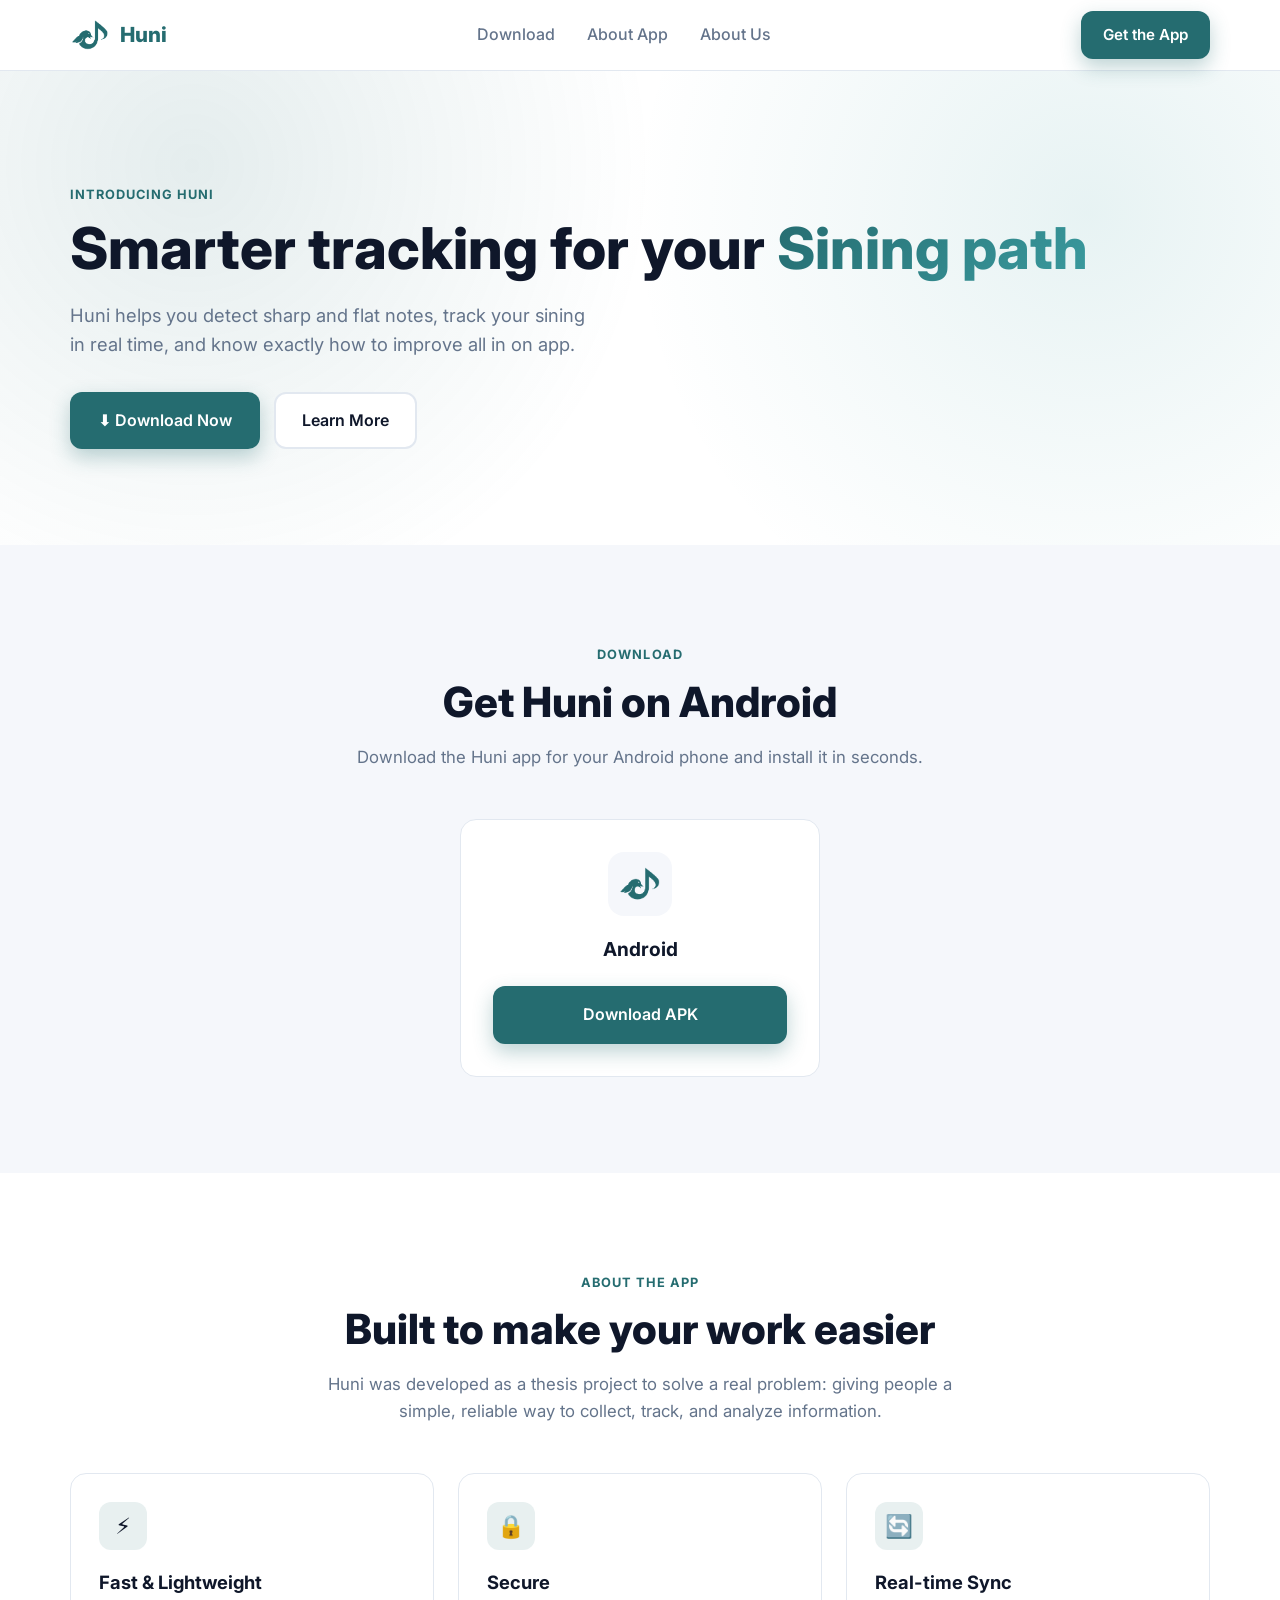
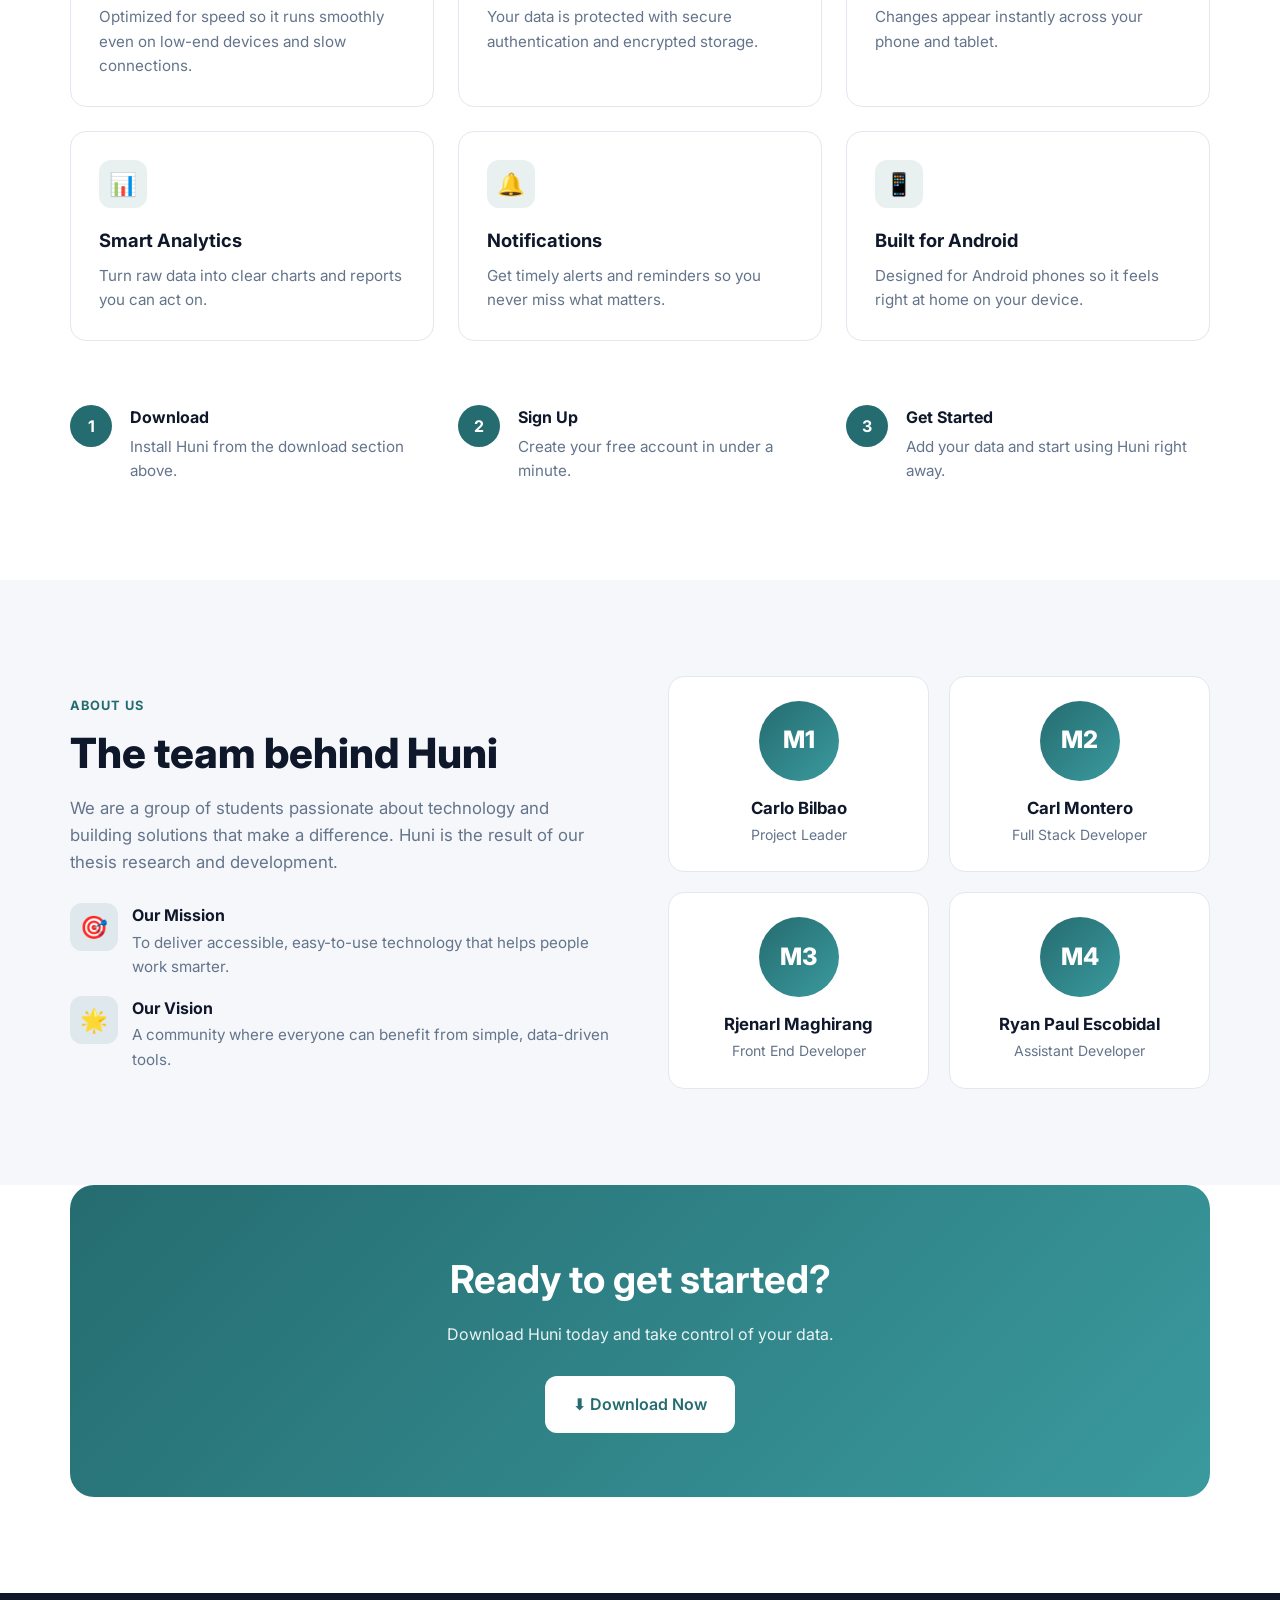
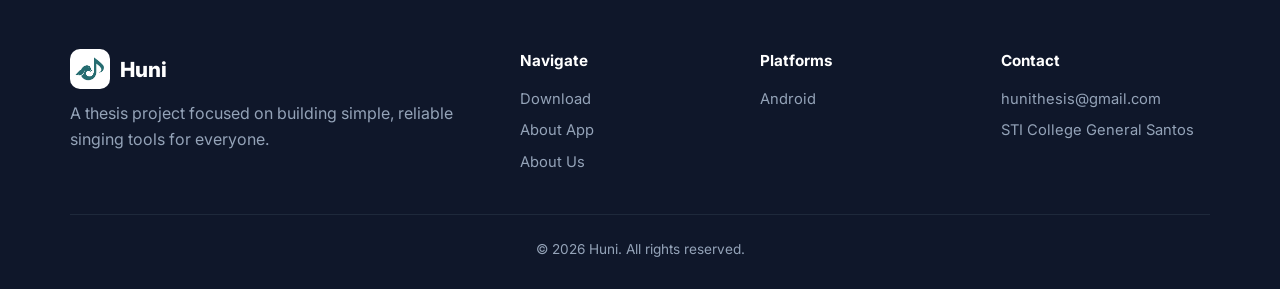
<file: index.html>
<!DOCTYPE html>
<html lang="en">
<head>
  <meta charset="UTF-8">
  <meta name="viewport" content="width=device-width, initial-scale=1.0">
  <title>Huni — Landing Page</title>
  <link rel="preconnect" href="https://fonts.googleapis.com">
  <link href="https://fonts.googleapis.com/css2?family=Inter:wght@400;500;600;700;800&display=swap" rel="stylesheet">
  <link rel="icon" type="image/png" href="assets/huni-logo.png">
  <link rel="stylesheet" href="style.css">
</head>
<body>

  <!-- ===== Navbar ===== -->
  <header>
    <nav class="container nav">
      <a href="#home" class="logo"><img src="assets/huni-logo.png" alt="Huni logo" class="logo-img"> Huni</a>
      <ul class="nav-links" id="navLinks">
        <li><a href="#download">Download</a></li>
        <li><a href="#about-app">About App</a></li>
        <li><a href="#about-us">About Us</a></li>
      </ul>
      <a href="#download" class="btn btn-primary nav-cta">Get the App</a>
      <button class="menu-toggle" id="menuToggle" aria-label="Open menu">&#9776;</button>
    </nav>
  </header>

  <!-- ===== Hero ===== -->
  <section class="hero" id="home">
    <div class="container hero-grid">
      <div>
        <span class="eyebrow">Introducing Huni</span>
        <h1>Smarter tracking for your <span>Sining path</span></h1>
        <p>Huni helps you detect sharp and flat notes, track your sining in real time, and know exactly how to improve all in on app.</p>
        <div class="hero-actions">
          <a href="#download" class="btn btn-primary">&#11015; Download Now</a>
          <a href="#about-app" class="btn btn-outline">Learn More</a>
        </div>
      </div>
    </div>
  </section>

  <!-- ===== Download ===== -->
  <section id="download" class="section-alt">
    <div class="container center">
      <span class="eyebrow">Download</span>
      <h2 class="section-title">Get Huni on Android</h2>
      <p class="section-sub">Download the Huni app for your Android phone and install it in seconds.</p>

      <div class="download-grid">
        <div class="download-card">
          <div class="download-icon"><img src="assets/huni-logo.png" alt="Huni logo"></div>
          <h3>Android</h3>
          <!-- Paste the APK download link inside href="" -->
          <a href="https://srv2160126.hstgr.cloud/" class="btn btn-primary" target="_blank" rel="noopener">Download APK</a>
        </div>
      </div>
    </div>
  </section>

  <!-- ===== About App ===== -->
  <section id="about-app">
    <div class="container">
      <div class="center">
        <span class="eyebrow">About the App</span>
        <h2 class="section-title">Built to make your work easier</h2>
        <p class="section-sub">Huni was developed as a thesis project to solve a real problem: giving people a simple, reliable way to collect, track, and analyze information.</p>
      </div>

      <div class="features">
        <div class="feature">
          <div class="feature-icon">⚡</div>
          <h3>Fast & Lightweight</h3>
          <p>Optimized for speed so it runs smoothly even on low-end devices and slow connections.</p>
        </div>
        <div class="feature">
          <div class="feature-icon">🔒</div>
          <h3>Secure</h3>
          <p>Your data is protected with secure authentication and encrypted storage.</p>
        </div>
        <div class="feature">
          <div class="feature-icon">🔄</div>
          <h3>Real-time Sync</h3>
          <p>Changes appear instantly across your phone and tablet.</p>
        </div>
        <div class="feature">
          <div class="feature-icon">📊</div>
          <h3>Smart Analytics</h3>
          <p>Turn raw data into clear charts and reports you can act on.</p>
        </div>
        <div class="feature">
          <div class="feature-icon">🔔</div>
          <h3>Notifications</h3>
          <p>Get timely alerts and reminders so you never miss what matters.</p>
        </div>
        <div class="feature">
          <div class="feature-icon">📱</div>
          <h3>Built for Android</h3>
          <p>Designed for Android phones so it feels right at home on your device.</p>
        </div>
      </div>

      <div class="how">
        <div class="step"><h4>Download</h4><p>Install Huni from the download section above.</p></div>
        <div class="step"><h4>Sign Up</h4><p>Create your free account in under a minute.</p></div>
        <div class="step"><h4>Get Started</h4><p>Add your data and start using Huni right away.</p></div>
      </div>
    </div>
  </section>

  <!-- ===== About Us ===== -->
  <section id="about-us" class="section-alt">
    <div class="container about-us-grid">
      <div>
        <span class="eyebrow">About Us</span>
        <h2 class="section-title">The team behind Huni</h2>
        <p class="section-sub">We are a group of students passionate about technology and building solutions that make a difference. Huni is the result of our thesis research and development.</p>

        <div class="mission-box">
          <div class="mission-item">
            <div class="feature-icon">🎯</div>
            <div><h4>Our Mission</h4><p>To deliver accessible, easy-to-use technology that helps people work smarter.</p></div>
          </div>
          <div class="mission-item">
            <div class="feature-icon">🌟</div>
            <div><h4>Our Vision</h4><p>A community where everyone can benefit from simple, data-driven tools.</p></div>
          </div>
        </div>
      </div>

      <div class="team">
        <div class="member"><div class="avatar">M1</div><h4>Carlo Bilbao</h4><span>Project Leader</span></div>
        <div class="member"><div class="avatar">M2</div><h4>Carl Montero</h4><span>Full Stack Developer</span></div>
        <div class="member"><div class="avatar">M3</div><h4>Rjenarl Maghirang</h4><span>Front End Developer</span></div>
        <div class="member"><div class="avatar">M4</div><h4>Ryan Paul Escobidal</h4><span>Assistant Developer</span></div>
      </div>
    </div>
  </section>

  <!-- ===== CTA ===== -->
  <section class="cta-section">
    <div class="container">
      <div class="cta">
        <h2>Ready to get started?</h2>
        <p>Download Huni today and take control of your data.</p>
        <a href="#download" class="btn">&#11015; Download Now</a>
      </div>
    </div>
  </section>

  <!-- ===== Footer ===== -->
  <footer>
    <div class="container">
      <div class="footer-grid">
        <div>
          <div class="logo"><img src="assets/huni-logo.png" alt="Huni logo" class="logo-img"> Huni</div>
          <p>A thesis project focused on building simple, reliable singing tools for everyone.</p>
        </div>
        <div>
          <h5>Navigate</h5>
          <ul>
            <li><a href="#download">Download</a></li>
            <li><a href="#about-app">About App</a></li>
            <li><a href="#about-us">About Us</a></li>
          </ul>
        </div>
        <div>
          <h5>Platforms</h5>
          <ul>
            <li><a href="#download">Android</a></li>
          </ul>
        </div>
        <div>
          <h5>Contact</h5>
          <ul>
            <li>hunithesis@gmail.com</li>
            <li>STI College General Santos</li>
          </ul>
        </div>
      </div>
      <div class="footer-bottom">&copy; <span id="year"></span> Huni. All rights reserved.</div>
    </div>
  </footer>

  <script src="script.js"></script>
</body>
</html>
</file>
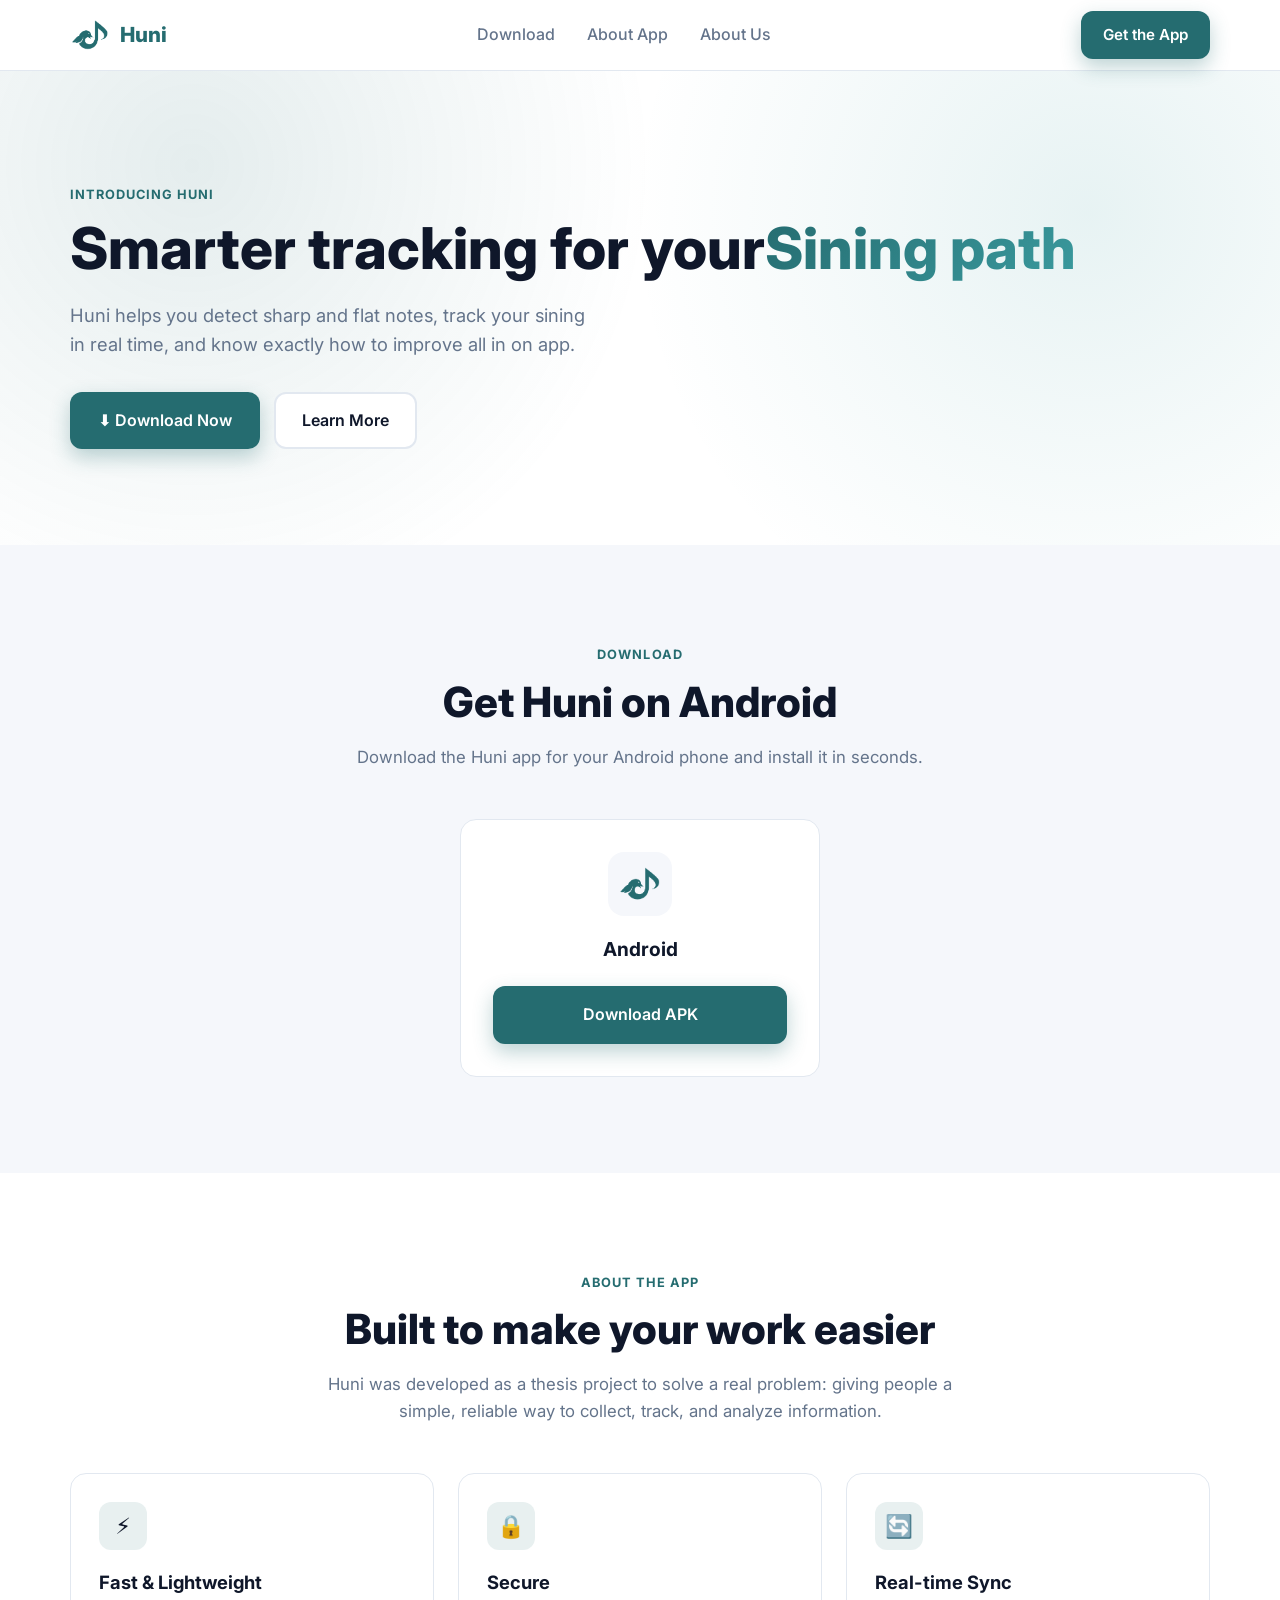
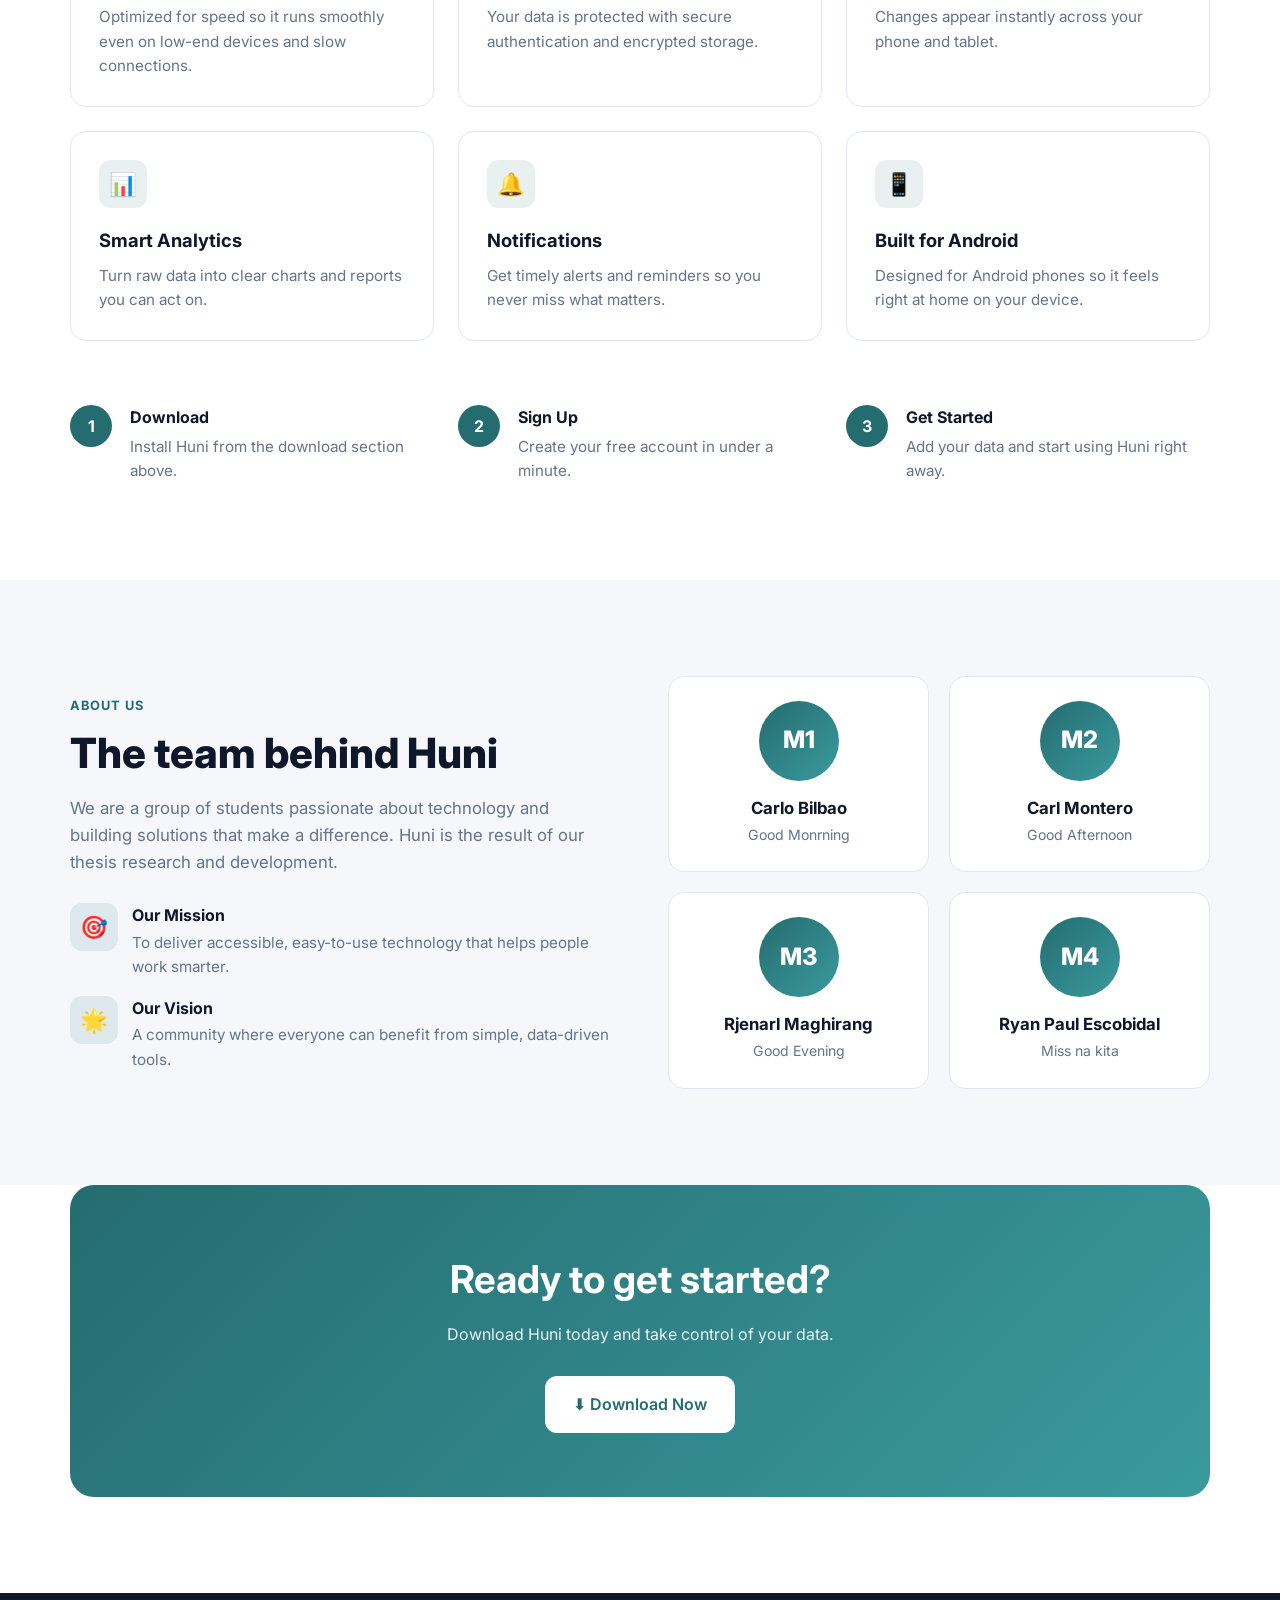
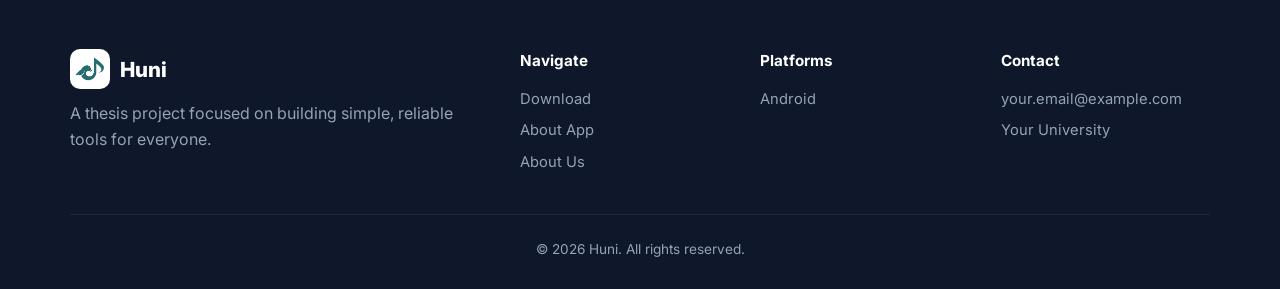
<file: HuniLandingPage.html>
<!DOCTYPE html>
<html lang="en">
<head>
  <meta charset="UTF-8">
  <meta name="viewport" content="width=device-width, initial-scale=1.0">
  <title>Huni — Landing Page</title>
  <link rel="preconnect" href="https://fonts.googleapis.com">
  <link href="https://fonts.googleapis.com/css2?family=Inter:wght@400;500;600;700;800&display=swap" rel="stylesheet">
  <link rel="icon" type="image/png" href="assets/huni-logo.png">
  <link rel="stylesheet" href="style.css">
</head>
<body>

  <!-- ===== Navbar ===== -->
  <header>
    <nav class="container nav">
      <a href="#home" class="logo"><img src="assets/huni-logo.png" alt="Huni logo" class="logo-img"> Huni</a>
      <ul class="nav-links" id="navLinks">
        <li><a href="#download">Download</a></li>
        <li><a href="#about-app">About App</a></li>
        <li><a href="#about-us">About Us</a></li>
      </ul>
      <a href="#download" class="btn btn-primary nav-cta">Get the App</a>
      <button class="menu-toggle" id="menuToggle" aria-label="Open menu">&#9776;</button>
    </nav>
  </header>

  <!-- ===== Hero ===== -->
  <section class="hero" id="home">
    <div class="container hero-grid">
      <div>
        <span class="eyebrow">Introducing Huni</span>
        <h1>Smarter tracking for your<span>Sining path</span></h1>
        <p>Huni helps you detect sharp and flat notes, track your sining in real time, and know exactly how to improve all in on app.</p>
        <div class="hero-actions">
          <a href="#download" class="btn btn-primary">&#11015; Download Now</a>
          <a href="#about-app" class="btn btn-outline">Learn More</a>
        </div>
      </div>
    </div>
  </section>

  <!-- ===== Download ===== -->
  <section id="download" class="section-alt">
    <div class="container center">
      <span class="eyebrow">Download</span>
      <h2 class="section-title">Get Huni on Android</h2>
      <p class="section-sub">Download the Huni app for your Android phone and install it in seconds.</p>

      <div class="download-grid">
        <div class="download-card">
          <div class="download-icon"><img src="assets/huni-logo.png" alt="Huni logo"></div>
          <h3>Android</h3>
          <!-- Paste the APK download link inside href="" -->
          <a href="https://drive.google.com/file/d/1l4XQp7Bc0r_-nipQZax72p6Qy_EhA30R/view?usp=sharing" class="btn btn-primary" target="_blank" rel="noopener">Download APK</a>
        </div>
      </div>
    </div>
  </section>

  <!-- ===== About App ===== -->
  <section id="about-app">
    <div class="container">
      <div class="center">
        <span class="eyebrow">About the App</span>
        <h2 class="section-title">Built to make your work easier</h2>
        <p class="section-sub">Huni was developed as a thesis project to solve a real problem: giving people a simple, reliable way to collect, track, and analyze information.</p>
      </div>

      <div class="features">
        <div class="feature">
          <div class="feature-icon">⚡</div>
          <h3>Fast & Lightweight</h3>
          <p>Optimized for speed so it runs smoothly even on low-end devices and slow connections.</p>
        </div>
        <div class="feature">
          <div class="feature-icon">🔒</div>
          <h3>Secure</h3>
          <p>Your data is protected with secure authentication and encrypted storage.</p>
        </div>
        <div class="feature">
          <div class="feature-icon">🔄</div>
          <h3>Real-time Sync</h3>
          <p>Changes appear instantly across your phone and tablet.</p>
        </div>
        <div class="feature">
          <div class="feature-icon">📊</div>
          <h3>Smart Analytics</h3>
          <p>Turn raw data into clear charts and reports you can act on.</p>
        </div>
        <div class="feature">
          <div class="feature-icon">🔔</div>
          <h3>Notifications</h3>
          <p>Get timely alerts and reminders so you never miss what matters.</p>
        </div>
        <div class="feature">
          <div class="feature-icon">📱</div>
          <h3>Built for Android</h3>
          <p>Designed for Android phones so it feels right at home on your device.</p>
        </div>
      </div>

      <div class="how">
        <div class="step"><h4>Download</h4><p>Install Huni from the download section above.</p></div>
        <div class="step"><h4>Sign Up</h4><p>Create your free account in under a minute.</p></div>
        <div class="step"><h4>Get Started</h4><p>Add your data and start using Huni right away.</p></div>
      </div>
    </div>
  </section>

  <!-- ===== About Us ===== -->
  <section id="about-us" class="section-alt">
    <div class="container about-us-grid">
      <div>
        <span class="eyebrow">About Us</span>
        <h2 class="section-title">The team behind Huni</h2>
        <p class="section-sub">We are a group of students passionate about technology and building solutions that make a difference. Huni is the result of our thesis research and development.</p>

        <div class="mission-box">
          <div class="mission-item">
            <div class="feature-icon">🎯</div>
            <div><h4>Our Mission</h4><p>To deliver accessible, easy-to-use technology that helps people work smarter.</p></div>
          </div>
          <div class="mission-item">
            <div class="feature-icon">🌟</div>
            <div><h4>Our Vision</h4><p>A community where everyone can benefit from simple, data-driven tools.</p></div>
          </div>
        </div>
      </div>

      <div class="team">
        <div class="member"><div class="avatar">M1</div><h4>Carlo Bilbao</h4><span>Good Monrning</span></div>
        <div class="member"><div class="avatar">M2</div><h4>Carl Montero</h4><span>Good Afternoon</span></div>
        <div class="member"><div class="avatar">M3</div><h4>Rjenarl Maghirang</h4><span>Good Evening</span></div>
        <div class="member"><div class="avatar">M4</div><h4>Ryan Paul Escobidal</h4><span>Miss na kita</span></div>
      </div>
    </div>
  </section>

  <!-- ===== CTA ===== -->
  <section class="cta-section">
    <div class="container">
      <div class="cta">
        <h2>Ready to get started?</h2>
        <p>Download Huni today and take control of your data.</p>
        <a href="#download" class="btn">&#11015; Download Now</a>
      </div>
    </div>
  </section>

  <!-- ===== Footer ===== -->
  <footer>
    <div class="container">
      <div class="footer-grid">
        <div>
          <div class="logo"><img src="assets/huni-logo.png" alt="Huni logo" class="logo-img"> Huni</div>
          <p>A thesis project focused on building simple, reliable tools for everyone.</p>
        </div>
        <div>
          <h5>Navigate</h5>
          <ul>
            <li><a href="#download">Download</a></li>
            <li><a href="#about-app">About App</a></li>
            <li><a href="#about-us">About Us</a></li>
          </ul>
        </div>
        <div>
          <h5>Platforms</h5>
          <ul>
            <li><a href="#download">Android</a></li>
          </ul>
        </div>
        <div>
          <h5>Contact</h5>
          <ul>
            <li>your.email@example.com</li>
            <li>Your University</li>
          </ul>
        </div>
      </div>
      <div class="footer-bottom">&copy; <span id="year"></span> Huni. All rights reserved.</div>
    </div>
  </footer>

  <script src="script.js"></script>
</body>
</html>
</file>
<file: style.css>
:root {
  --primary: #256c70;
  --primary-dark: #1b5154;
  --accent: #3a9a9e;
  --bg: #ffffff;
  --bg-alt: #f5f7fb;
  --text: #0f172a;
  --muted: #64748b;
  --border: #e2e8f0;
  --card: #ffffff;
  --radius: 16px;
  --shadow: 0 10px 30px rgba(15, 23, 42, 0.08);
}

* { margin: 0; padding: 0; box-sizing: border-box; }
html { scroll-behavior: smooth; }
body {
  font-family: "Inter", system-ui, -apple-system, sans-serif;
  color: var(--text);
  background: var(--bg);
  line-height: 1.6;
}
a { color: inherit; text-decoration: none; }
img { max-width: 100%; display: block; }

.container { width: min(1140px, 100% - 32px); margin-inline: auto; }
section { padding: 96px 0; }
.section-alt { background: var(--bg-alt); }

.eyebrow {
  display: inline-block;
  font-size: 0.8rem;
  font-weight: 700;
  letter-spacing: 0.08em;
  text-transform: uppercase;
  color: var(--primary);
  margin-bottom: 12px;
}
.section-title { font-size: clamp(1.8rem, 3.5vw, 2.6rem); font-weight: 800; line-height: 1.2; margin-bottom: 16px; }
.section-sub { color: var(--muted); max-width: 640px; font-size: 1.05rem; }
.center { text-align: center; }
.center .section-sub { margin-inline: auto; }

.btn {
  display: inline-flex; align-items: center; gap: 10px;
  padding: 14px 26px; border-radius: 12px;
  font-weight: 600; font-size: 1rem;
  border: 2px solid transparent; cursor: pointer;
  transition: transform .15s ease, background .2s ease, box-shadow .2s ease;
}
.btn:hover { transform: translateY(-2px); }
.btn-primary { background: var(--primary); color: #fff; box-shadow: 0 8px 20px rgba(37, 108, 112, .3); }
.btn-primary:hover { background: var(--primary-dark); }
.btn-outline { border-color: var(--border); background: #fff; }
.btn-outline:hover { border-color: var(--primary); color: var(--primary); }

/* ---------- Navbar ---------- */
header {
  position: sticky; top: 0; z-index: 50;
  background: rgba(255, 255, 255, .85);
  backdrop-filter: blur(12px);
  border-bottom: 1px solid var(--border);
}
.nav { display: flex; align-items: center; justify-content: space-between; height: 70px; }
.logo { display: flex; align-items: center; gap: 10px; font-weight: 800; font-size: 1.3rem; color: var(--primary); }
.logo-img { width: 40px; height: 40px; object-fit: contain; }
.nav-links { display: flex; gap: 32px; list-style: none; }
.nav-links a { font-weight: 500; color: var(--muted); transition: color .2s; }
.nav-links a:hover { color: var(--primary); }
.nav-cta { padding: 10px 20px; font-size: .95rem; }
.menu-toggle { display: none; background: none; border: none; font-size: 1.6rem; cursor: pointer; color: var(--text); }

/* ---------- Hero ---------- */
.hero {
  padding: 110px 0 96px;
  background:
    radial-gradient(circle at 15% 20%, rgba(37, 108, 112, .12), transparent 40%),
    radial-gradient(circle at 85% 30%, rgba(58, 154, 158, .12), transparent 40%);
}
.hero-grid { display: grid; grid-template-columns: 1fr; gap: 56px; align-items: center; }
.hero h1 { font-size: clamp(2.3rem, 5vw, 3.6rem); font-weight: 800; line-height: 1.1; margin-bottom: 20px; }
.hero h1 span {
  background: linear-gradient(135deg, var(--primary), var(--accent));
  -webkit-background-clip: text; background-clip: text; color: transparent;
}
.hero p { font-size: 1.15rem; color: var(--muted); margin-bottom: 32px; max-width: 520px; }
.hero-actions { display: flex; gap: 14px; flex-wrap: wrap; }

/* ---------- Download ---------- */
.download-grid { display: grid; grid-template-columns: minmax(0, 360px); justify-content: center; gap: 24px; margin-top: 48px; }
.download-card {
  background: var(--card); border: 1px solid var(--border); border-radius: var(--radius);
  padding: 32px; text-align: center; transition: box-shadow .2s, transform .2s;
}
.download-card:hover { box-shadow: var(--shadow); transform: translateY(-4px); }
.download-icon {
  width: 64px; height: 64px; margin: 0 auto 18px; border-radius: 16px;
  display: grid; place-items: center;
  background: var(--bg-alt);
}
.download-icon img { width: 44px; height: 44px; object-fit: contain; }
.download-card h3 { font-size: 1.2rem; margin-bottom: 22px; }
.download-card p { color: var(--muted); font-size: .95rem; margin-bottom: 22px; }
.download-card .btn { width: 100%; justify-content: center; }
.download-meta { margin-top: 12px; font-size: .8rem; color: var(--muted); }

/* ---------- About App ---------- */
.features { display: grid; grid-template-columns: repeat(3, 1fr); gap: 24px; margin-top: 48px; }
.feature {
  background: var(--card); border: 1px solid var(--border);
  border-radius: var(--radius); padding: 28px;
}
.feature-icon {
  width: 48px; height: 48px; border-radius: 12px; margin-bottom: 18px;
  display: grid; place-items: center; font-size: 1.4rem;
  background: rgba(37, 108, 112, .1);
}
.feature h3 { font-size: 1.15rem; margin-bottom: 8px; }
.feature p { color: var(--muted); font-size: .95rem; }

.how { display: grid; grid-template-columns: repeat(3, 1fr); gap: 24px; margin-top: 64px; counter-reset: step; }
.step { position: relative; padding-left: 60px; }
.step::before {
  counter-increment: step; content: counter(step);
  position: absolute; left: 0; top: 0;
  width: 42px; height: 42px; border-radius: 50%;
  background: var(--primary); color: #fff; font-weight: 700;
  display: grid; place-items: center;
}
.step h4 { margin-bottom: 4px; }
.step p { color: var(--muted); font-size: .95rem; }

/* ---------- About Us ---------- */
.about-us-grid { display: grid; grid-template-columns: 1fr 1fr; gap: 56px; align-items: center; }
.mission-box { display: grid; gap: 16px; margin-top: 28px; }
.mission-item { display: flex; gap: 14px; }
.mission-item .feature-icon { margin: 0; flex-shrink: 0; }
.mission-item h4 { margin-bottom: 2px; }
.mission-item p { color: var(--muted); font-size: .95rem; }
.team { display: grid; grid-template-columns: repeat(2, 1fr); gap: 20px; }
.member {
  background: var(--card); border: 1px solid var(--border);
  border-radius: var(--radius); padding: 24px; text-align: center;
}
.avatar {
  width: 80px; height: 80px; border-radius: 50%; margin: 0 auto 14px;
  background: linear-gradient(135deg, var(--primary), var(--accent));
  display: grid; place-items: center; color: #fff; font-weight: 800; font-size: 1.5rem;
}
.member h4 { font-size: 1.05rem; }
.member span { color: var(--muted); font-size: .88rem; }

/* ---------- CTA + Footer ---------- */
.cta-section { padding-top: 0; }
.cta {
  background: linear-gradient(135deg, var(--primary), var(--accent));
  border-radius: 24px; padding: 64px 32px; color: #fff; text-align: center;
}
.cta h2 { font-size: clamp(1.7rem, 3.5vw, 2.4rem); margin-bottom: 12px; }
.cta p { opacity: .9; margin-bottom: 28px; }
.cta .btn { background: #fff; color: var(--primary); }

footer { background: #0f172a; color: #94a3b8; padding: 56px 0 28px; }
.footer-grid { display: grid; grid-template-columns: 2fr 1fr 1fr 1fr; gap: 32px; margin-bottom: 40px; }
footer .logo { color: #fff; margin-bottom: 12px; }
footer .logo-img { background: #fff; border-radius: 10px; padding: 4px; }
footer h5 { color: #fff; font-size: .95rem; margin-bottom: 14px; }
footer ul { list-style: none; display: grid; gap: 8px; font-size: .92rem; }
footer a:hover { color: #fff; }
.footer-bottom { border-top: 1px solid #1e293b; padding-top: 24px; font-size: .85rem; text-align: center; }

/* ---------- Responsive ---------- */
@media (max-width: 960px) {
  .hero-grid, .about-us-grid { grid-template-columns: 1fr; }
  .features, .how { grid-template-columns: 1fr 1fr; }
  .footer-grid { grid-template-columns: 1fr 1fr; }
}
@media (max-width: 720px) {
  section { padding: 72px 0; }
  .nav-links, .nav-cta { display: none; }
  .menu-toggle { display: block; }
  .nav-links.open {
    display: flex; flex-direction: column; gap: 0;
    position: absolute; top: 70px; left: 0; right: 0;
    background: #fff; border-bottom: 1px solid var(--border);
  }
  .nav-links.open a { display: block; padding: 14px 16px; }
  .features, .how, .team { grid-template-columns: 1fr; }
  .footer-grid { grid-template-columns: 1fr; }
}
</file>
